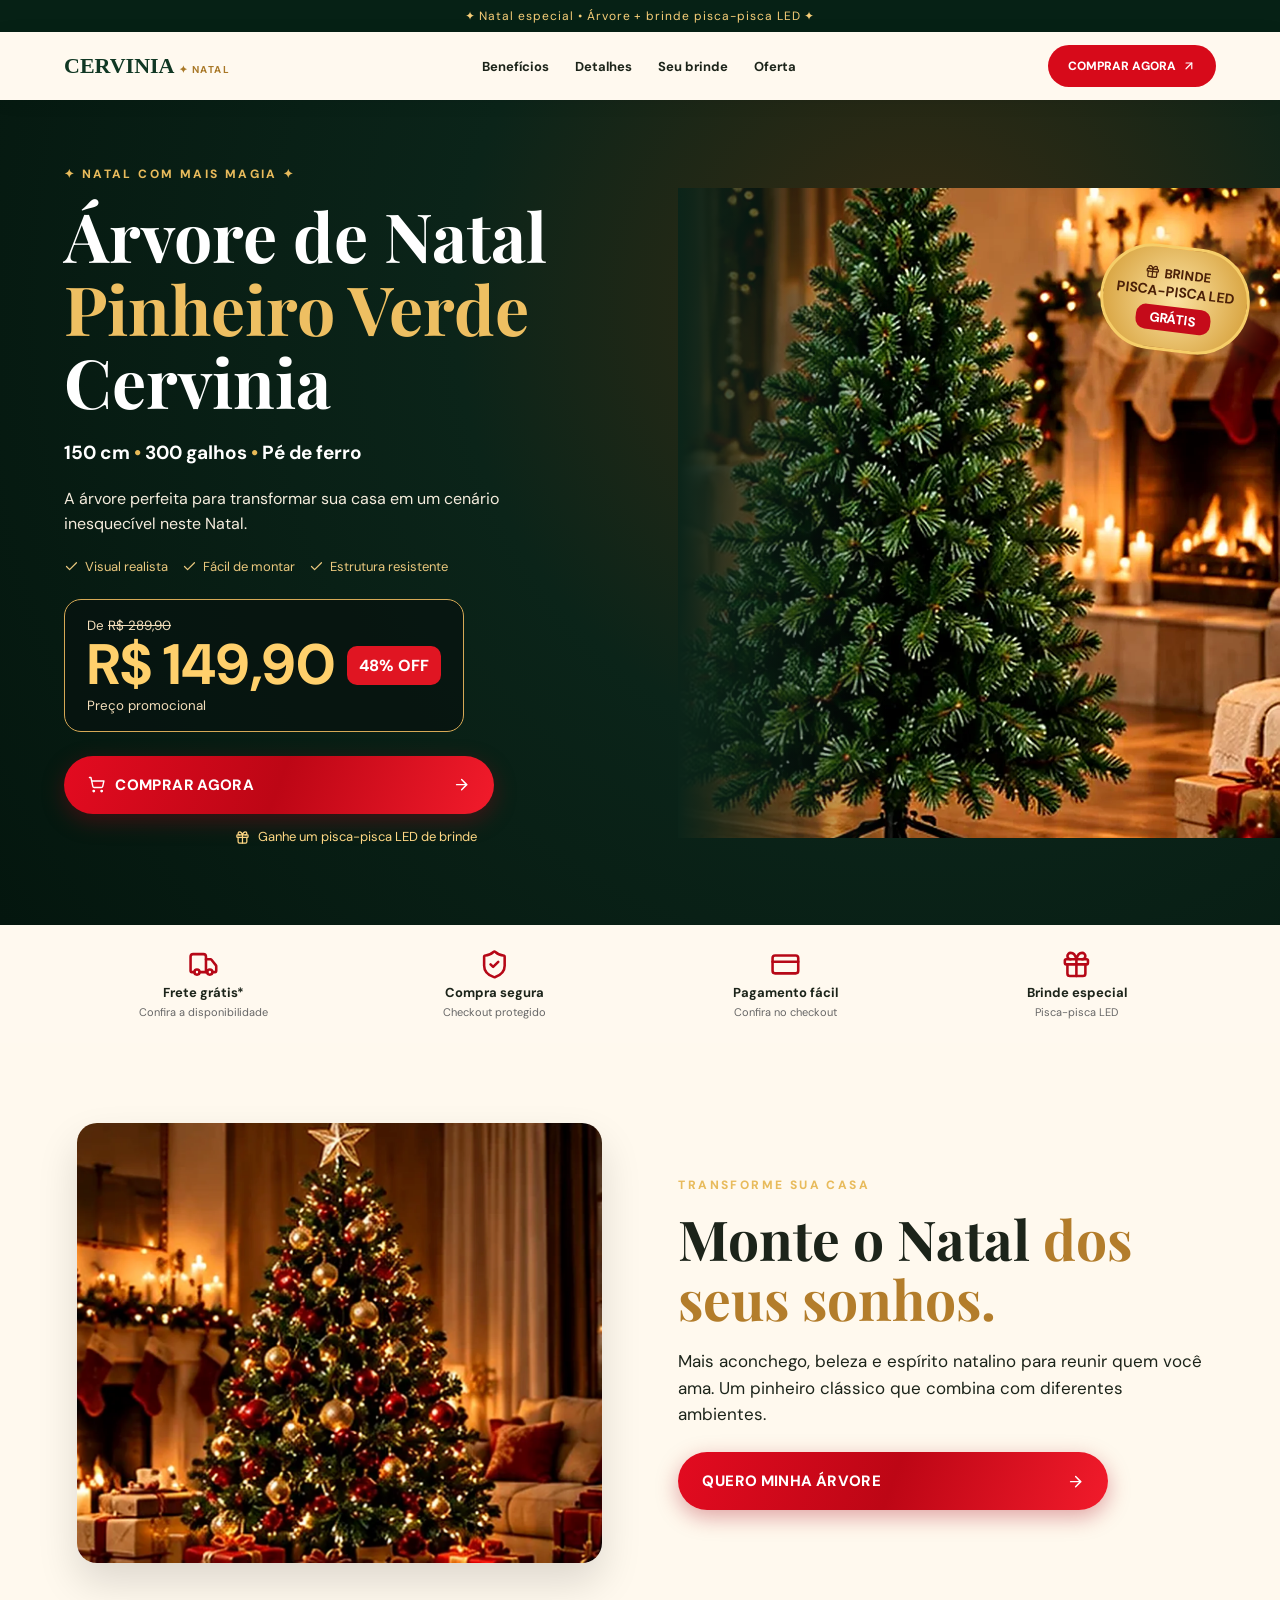
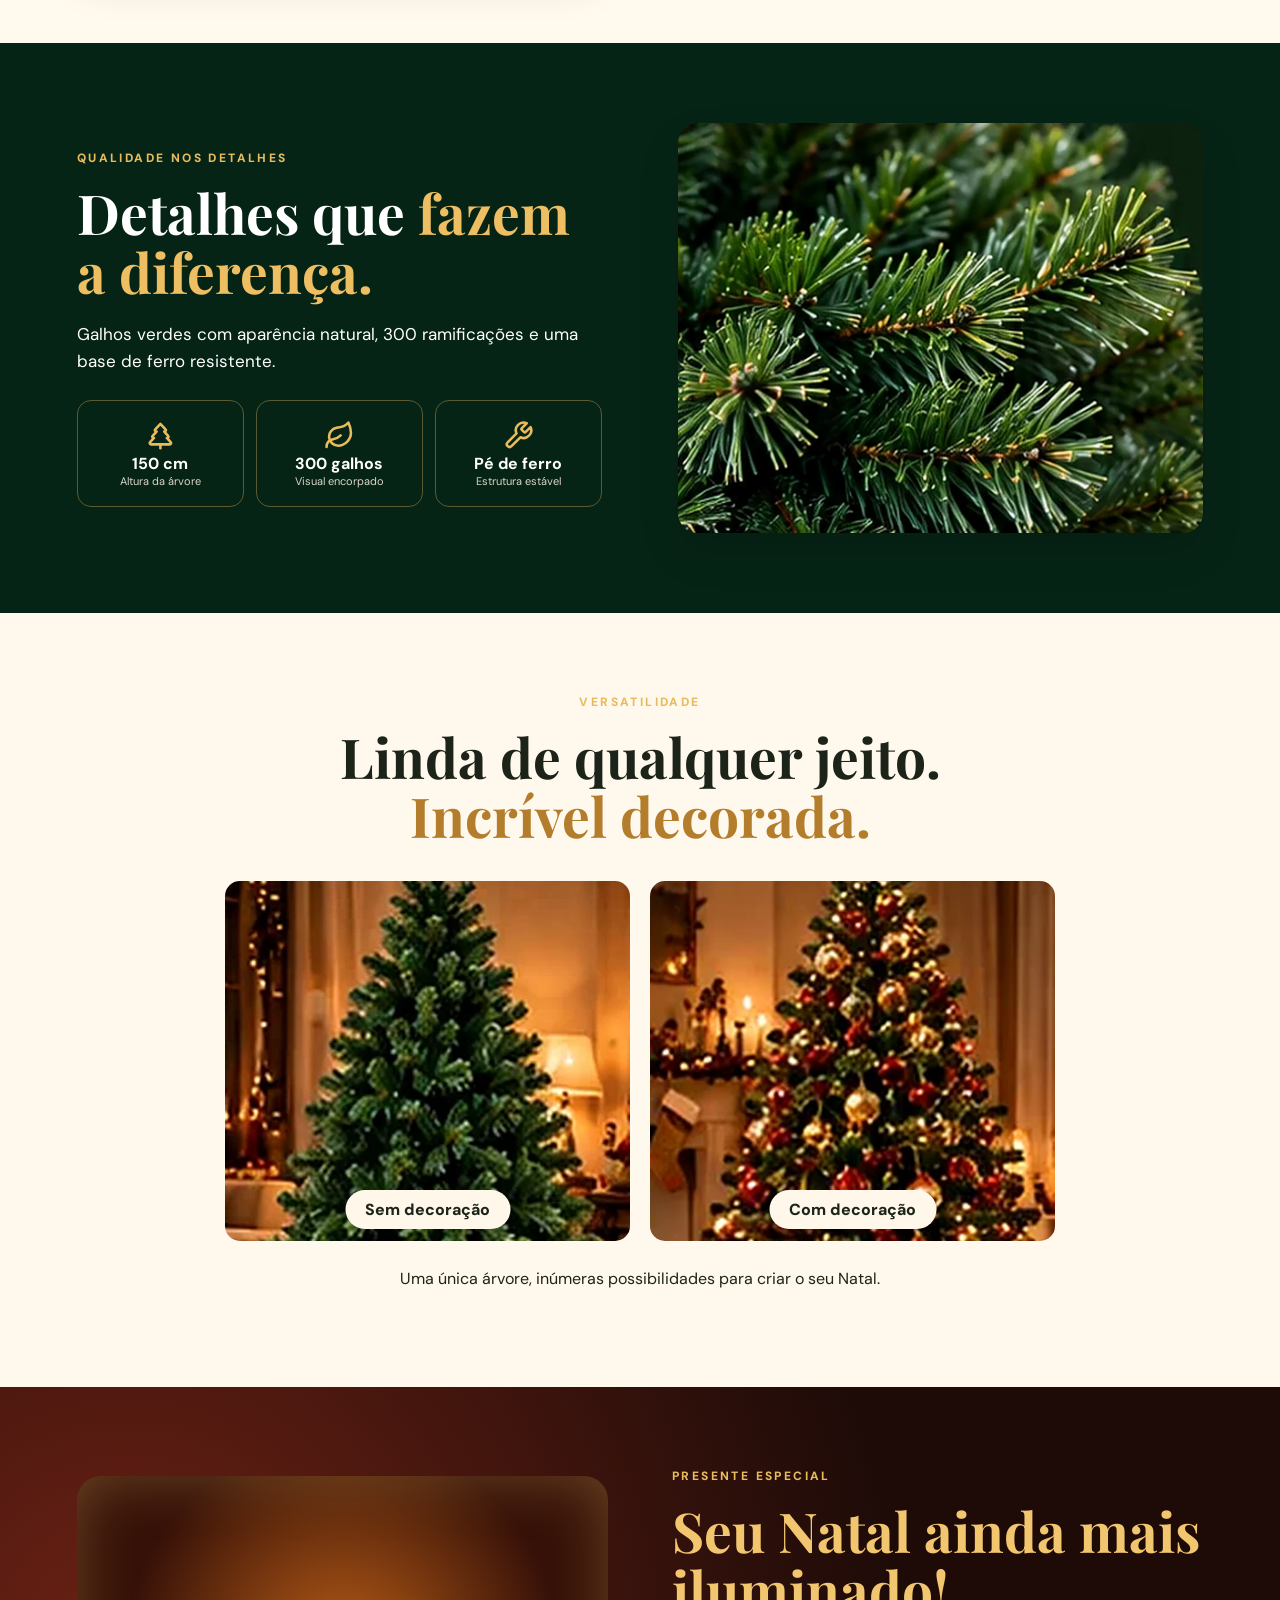
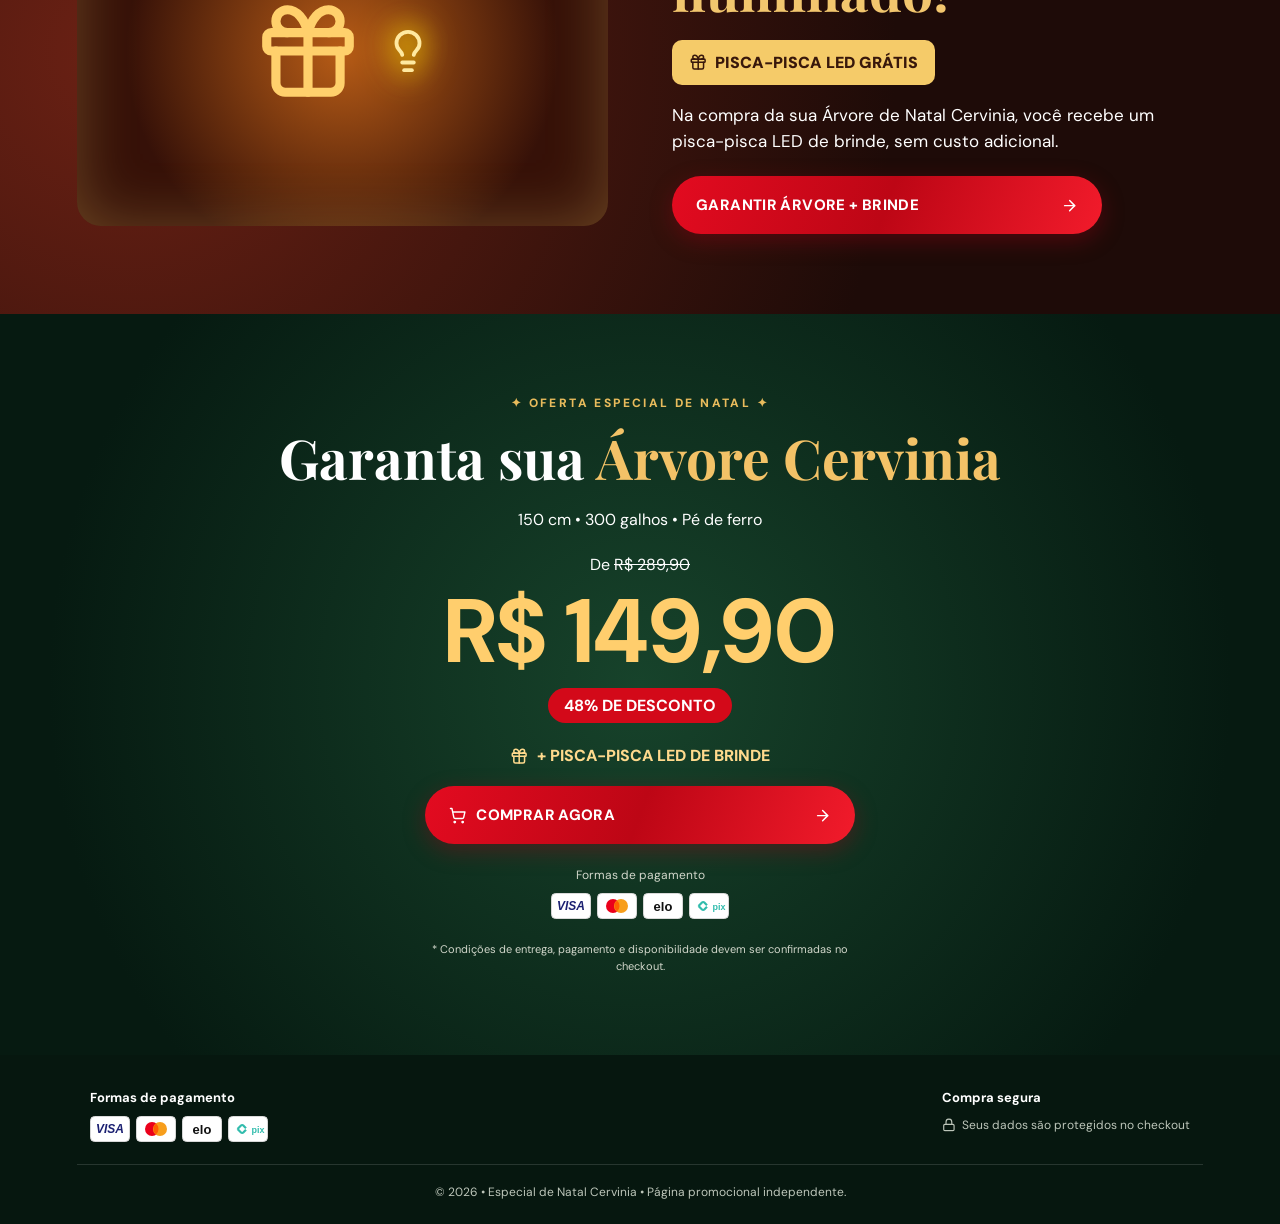
<file: index.html>
<!doctype html><html lang="pt-BR"><head><meta charset="utf-8"><meta name="viewport" content="width=device-width, initial-scale=1"><meta name="theme-color" content="#06170f"><meta name="description" content="Árvore de Natal Pinheiro Verde Cervinia 150 cm, 300 galhos e pé de ferro. Oferta R$149,90 com brinde pisca-pisca LED."><link rel="icon" href="data:image/svg+xml,%3Csvg xmlns=%27http://www.w3.org/2000/svg%27 viewBox=%270 0 100 100%27%3E%3Ctext y=%27.9em%27 font-size=%2790%27%3E🎄%3C/text%3E%3C/svg%3E"><meta property="og:title" content="Árvore de Natal Cervinia 150 cm | R$149,90 + brinde"><meta property="og:description" content="300 galhos, pé de ferro e pisca-pisca LED de brinde."><meta property="og:image" content="assets/hero.webp"><meta property="og:type" content="website"><title>Árvore de Natal Cervinia | Oferta Especial</title><link rel="preload" as="image" href="assets/hero.webp" type="image/webp"><link rel="preconnect" href="https://fonts.googleapis.com"><link rel="preconnect" href="https://fonts.gstatic.com" crossorigin><link href="https://fonts.googleapis.com/css2?family=DM+Sans:wght@400;500;600;700;800&family=Playfair+Display:wght@500;600;700&display=swap" rel="stylesheet"><link rel="stylesheet" href="style.css"><noscript><style>.reveal{opacity:1!important;transform:none!important}</style></noscript></head><body><svg xmlns="http://www.w3.org/2000/svg" style="display:none" aria-hidden="true"><symbol id="i-menu" viewBox="0 0 24 24" fill="none" stroke="currentColor" stroke-width="2" stroke-linecap="round" stroke-linejoin="round"><path d="M4 6h16M4 12h16M4 18h16"/></symbol><symbol id="i-x" viewBox="0 0 24 24" fill="none" stroke="currentColor" stroke-width="2" stroke-linecap="round" stroke-linejoin="round"><path d="M18 6 6 18M6 6l12 12"/></symbol><symbol id="i-arrow" viewBox="0 0 24 24" fill="none" stroke="currentColor" stroke-width="2" stroke-linecap="round" stroke-linejoin="round"><path d="M5 12h14"/><path d="m12 5 7 7-7 7"/></symbol><symbol id="i-up-right" viewBox="0 0 24 24" fill="none" stroke="currentColor" stroke-width="2" stroke-linecap="round" stroke-linejoin="round"><path d="M7 7h10v10"/><path d="M7 17 17 7"/></symbol><symbol id="i-cart" viewBox="0 0 24 24" fill="none" stroke="currentColor" stroke-width="2" stroke-linecap="round" stroke-linejoin="round"><circle cx="8" cy="21" r="1"/><circle cx="19" cy="21" r="1"/><path d="M2.05 2.05h2l2.66 12.42a2 2 0 0 0 2 1.58h9.78a2 2 0 0 0 1.95-1.57l1.65-7.43H5.12"/></symbol><symbol id="i-truck" viewBox="0 0 24 24" fill="none" stroke="currentColor" stroke-width="2" stroke-linecap="round" stroke-linejoin="round"><path d="M14 18V6a2 2 0 0 0-2-2H4a2 2 0 0 0-2 2v11a1 1 0 0 0 1 1h2"/><path d="M15 18H9"/><path d="M19 18h2a1 1 0 0 0 1-1v-3.65a1 1 0 0 0-.22-.624l-3.48-4.35A1 1 0 0 0 17.52 8H14"/><circle cx="17" cy="18" r="2"/><circle cx="7" cy="18" r="2"/></symbol><symbol id="i-shield" viewBox="0 0 24 24" fill="none" stroke="currentColor" stroke-width="2" stroke-linecap="round" stroke-linejoin="round"><path d="M20 13c0 5-3.5 7.5-7.66 8.95a1 1 0 0 1-.67-.01C7.5 20.5 4 18 4 13V6a1 1 0 0 1 1-1c2 0 4.5-1.2 6.24-2.72a1.17 1.17 0 0 1 1.52 0C14.51 3.81 17 5 19 5a1 1 0 0 1 1 1z"/><path d="m9 12 2 2 4-4"/></symbol><symbol id="i-card" viewBox="0 0 24 24" fill="none" stroke="currentColor" stroke-width="2" stroke-linecap="round" stroke-linejoin="round"><rect width="20" height="14" x="2" y="5" rx="2"/><path d="M2 10h20"/></symbol><symbol id="i-gift" viewBox="0 0 24 24" fill="none" stroke="currentColor" stroke-width="2" stroke-linecap="round" stroke-linejoin="round"><rect x="3" y="8" width="18" height="4" rx="1"/><path d="M12 8v13"/><path d="M19 12v7a2 2 0 0 1-2 2H7a2 2 0 0 1-2-2v-7"/><path d="M7.5 8a2.5 2.5 0 0 1 0-5A4.8 8 0 0 1 12 8a4.8 8 0 0 1 4.5-5 2.5 2.5 0 0 1 0 5"/></symbol><symbol id="i-tree" viewBox="0 0 24 24" fill="none" stroke="currentColor" stroke-width="2" stroke-linecap="round" stroke-linejoin="round"><path d="m17 14 3 3.3a1 1 0 0 1-.7 1.7H4.7a1 1 0 0 1-.7-1.7L7 14h-.3a1 1 0 0 1-.7-1.7L9 9h-.2A1 1 0 0 1 8 7.3L12 3l4 4.3a1 1 0 0 1-.8 1.7H15l3 3.3a1 1 0 0 1-.7 1.7H17Z"/><path d="M12 22v-3"/></symbol><symbol id="i-leaf" viewBox="0 0 24 24" fill="none" stroke="currentColor" stroke-width="2" stroke-linecap="round" stroke-linejoin="round"><path d="M11 20A7 7 0 0 1 9.8 6.1C15.5 5 17 4.48 19 2c1 2 2 4.18 2 8 0 5.5-4.78 10-10 10Z"/><path d="M2 21c0-3 1.85-5.36 5.08-6C9.5 14.52 12 13 13 12"/></symbol><symbol id="i-wrench" viewBox="0 0 24 24" fill="none" stroke="currentColor" stroke-width="2" stroke-linecap="round" stroke-linejoin="round"><path d="M14.7 6.3a1 1 0 0 0 0 1.4l1.6 1.6a1 1 0 0 0 1.4 0l3.77-3.77a6 6 0 0 1-7.94 7.94l-6.91 6.91a2.12 2.12 0 0 1-3-3l6.91-6.91a6 6 0 0 1 7.94-7.94l-3.76 3.76z"/></symbol><symbol id="i-bulb" viewBox="0 0 24 24" fill="none" stroke="currentColor" stroke-width="2" stroke-linecap="round" stroke-linejoin="round"><path d="M15 14c.2-1 .7-1.7 1.5-2.5 1-.9 1.5-2.2 1.5-3.5A6 6 0 0 0 6 8c0 1 .2 2.2 1.5 3.5.7.7 1.3 1.5 1.5 2.5"/><path d="M9 18h6"/><path d="M10 22h4"/></symbol><symbol id="i-check" viewBox="0 0 24 24" fill="none" stroke="currentColor" stroke-width="2" stroke-linecap="round" stroke-linejoin="round"><path d="M20 6 9 17l-5-5"/></symbol><symbol id="i-lock" viewBox="0 0 24 24" fill="none" stroke="currentColor" stroke-width="2" stroke-linecap="round" stroke-linejoin="round"><rect width="18" height="11" x="3" y="11" rx="2"/><path d="M7 11V7a5 5 0 0 1 10 0v4"/></symbol></svg>
<div class="topline">✦ Natal especial • Árvore + brinde pisca-pisca LED ✦</div>
<header class="header"><a href="#inicio" class="logo">CERVINIA <span>✦ NATAL</span></a><nav id="nav"><a href="#beneficios">Benefícios</a><a href="#detalhes">Detalhes</a><a href="#brinde">Seu brinde</a><a href="#oferta">Oferta</a></nav><button class="menu" aria-label="Abrir menu" aria-expanded="false"><svg class="ic" aria-hidden="true"><use href="#i-menu"/></svg></button><a class="headcta" href="checkout.html">COMPRAR AGORA <svg class="ic" aria-hidden="true"><use href="#i-up-right"/></svg></a></header>
<main><section class="hero" id="inicio"><div class="sparkles" aria-hidden="true"></div><div class="hero-inner"><div class="hero-copy reveal"><p class="eyebrow">✦ NATAL COM MAIS MAGIA ✦</p><h1>Árvore de Natal <em>Pinheiro Verde</em> Cervinia</h1><p class="spec">150 cm <span>•</span> 300 galhos <span>•</span> Pé de ferro</p><p class="intro">A árvore perfeita para transformar sua casa em um cenário inesquecível neste Natal.</p><div class="mini-features"><span><svg class="ic" aria-hidden="true"><use href="#i-check"/></svg> Visual realista</span><span><svg class="ic" aria-hidden="true"><use href="#i-check"/></svg> Fácil de montar</span><span><svg class="ic" aria-hidden="true"><use href="#i-check"/></svg> Estrutura resistente</span></div><div class="offer-card"><div><small>De <s>R$ 289,90</s></small><strong>R$ 149,90</strong><small>Preço promocional</small></div><span class="discount">48% OFF</span></div><a href="checkout.html" class="cta glow"><svg class="ic" aria-hidden="true"><use href="#i-cart"/></svg> COMPRAR AGORA <span><svg class="ic" aria-hidden="true"><use href="#i-arrow"/></svg></span></a><p class="gift-note"><svg class="ic" aria-hidden="true"><use href="#i-gift"/></svg> Ganhe um pisca-pisca LED de brinde</p></div><div class="hero-image"><img fetchpriority="high" decoding="async" src="assets/hero.webp" width="1176" height="1695" alt="Árvore de Natal Cervinia verde montada em sala decorada"><div class="gift-bubble"><span><svg class="ic" aria-hidden="true"><use href="#i-gift"/></svg> BRINDE</span><strong>PISCA-PISCA LED</strong><small>GRÁTIS</small></div></div></div></section>
<section class="trust" id="beneficios"><div><svg class="ic big" aria-hidden="true"><use href="#i-truck"/></svg><strong>Frete grátis*</strong><small>Confira a disponibilidade</small></div><div><svg class="ic big" aria-hidden="true"><use href="#i-shield"/></svg><strong>Compra segura</strong><small>Checkout protegido</small></div><div><svg class="ic big" aria-hidden="true"><use href="#i-card"/></svg><strong>Pagamento fácil</strong><small>Confira no checkout</small></div><div><svg class="ic big" aria-hidden="true"><use href="#i-gift"/></svg><strong>Brinde especial</strong><small>Pisca-pisca LED</small></div></section>
<section class="dream section"><div class="photo reveal"><img loading="lazy" decoding="async" src="assets/decorada.webp" width="1110" height="900" alt="Árvore Cervinia decorada com enfeites e luzes"></div><div class="content reveal"><p class="eyebrow">TRANSFORME SUA CASA</p><h2>Monte o Natal <em>dos seus sonhos.</em></h2><p>Mais aconchego, beleza e espírito natalino para reunir quem você ama. Um pinheiro clássico que combina com diferentes ambientes.</p><a class="cta" href="checkout.html">QUERO MINHA ÁRVORE <span><svg class="ic" aria-hidden="true"><use href="#i-arrow"/></svg></span></a></div></section>
<section class="features section dark" id="detalhes"><div class="content reveal"><p class="eyebrow">QUALIDADE NOS DETALHES</p><h2>Detalhes que <em>fazem a diferença.</em></h2><p>Galhos verdes com aparência natural, 300 ramificações e uma base de ferro resistente.</p><div class="feature-grid"><div><span><svg class="ic big" aria-hidden="true"><use href="#i-tree"/></svg></span><b>150 cm</b><small>Altura da árvore</small></div><div><span><svg class="ic big" aria-hidden="true"><use href="#i-leaf"/></svg></span><b>300 galhos</b><small>Visual encorpado</small></div><div><span><svg class="ic big" aria-hidden="true"><use href="#i-wrench"/></svg></span><b>Pé de ferro</b><small>Estrutura estável</small></div></div></div><div class="photo reveal"><img loading="lazy" decoding="async" src="assets/galhos.webp" width="1161" height="900" alt="Detalhe dos galhos verdes da árvore"></div></section>
<section class="comparison section"><p class="eyebrow">VERSATILIDADE</p><h2>Linda de qualquer jeito. <em>Incrível decorada.</em></h2><div class="compare-grid"><figure class="reveal"><img loading="lazy" decoding="async" src="assets/antes.webp" width="486" height="579" alt="Árvore verde sem enfeites"><figcaption>Sem decoração</figcaption></figure><figure class="reveal"><img loading="lazy" decoding="async" src="assets/depois.webp" width="474" height="579" alt="Árvore iluminada com decoração natalina"><figcaption>Com decoração</figcaption></figure></div><p class="compare-desc">Uma única árvore, inúmeras possibilidades para criar o seu Natal.</p></section>
<section class="gift section" id="brinde"><div class="gift-visual reveal"><span class="gift-emoji"><svg class="ic" aria-hidden="true"><use href="#i-gift"/></svg></span><span class="light-emoji"><svg class="ic" aria-hidden="true"><use href="#i-bulb"/></svg></span></div><div class="content reveal"><p class="eyebrow">PRESENTE ESPECIAL</p><h2>Seu Natal ainda mais iluminado!</h2><div class="gift-tag"><svg class="ic" aria-hidden="true"><use href="#i-gift"/></svg> PISCA-PISCA LED GRÁTIS</div><p>Na compra da sua Árvore de Natal Cervinia, você recebe um pisca-pisca LED de brinde, sem custo adicional.</p><a href="checkout.html" class="cta glow">GARANTIR ÁRVORE + BRINDE <span><svg class="ic" aria-hidden="true"><use href="#i-arrow"/></svg></span></a></div></section>
<section class="final section" id="oferta"><p class="eyebrow">✦ OFERTA ESPECIAL DE NATAL ✦</p><h2>Garanta sua <em>Árvore Cervinia</em></h2><p>150 cm • 300 galhos • Pé de ferro</p><div class="final-price"><span>De <s>R$ 289,90</s></span><strong>R$ 149,90</strong><b>48% DE DESCONTO</b></div><div class="bonus"><svg class="ic" aria-hidden="true"><use href="#i-gift"/></svg> + PISCA-PISCA LED DE BRINDE</div><a class="cta glow final-button" id="checkout" href="checkout.html" aria-label="Comprar árvore de Natal Cervinia"><svg class="ic" aria-hidden="true"><use href="#i-cart"/></svg> COMPRAR AGORA <span><svg class="ic" aria-hidden="true"><use href="#i-arrow"/></svg></span></a><p class="pay-title">Formas de pagamento</p><div class="pay center" aria-label="Formas de pagamento"><img src="assets/pay/visa.svg" alt="Visa" width="40" height="26" loading="lazy"><img src="assets/pay/mastercard.svg" alt="Mastercard" width="40" height="26" loading="lazy"><img src="assets/pay/elo.svg" alt="Elo" width="40" height="26" loading="lazy"><img src="assets/pay/pix.svg" alt="Pix" width="40" height="26" loading="lazy"></div><p class="disclaimer">* Condições de entrega, pagamento e disponibilidade devem ser confirmadas no checkout.</p></section></main>
<footer><div class="foot-in"><div><strong>Formas de pagamento</strong><div class="pay" aria-label="Formas de pagamento"><img src="assets/pay/visa.svg" alt="Visa" width="40" height="26" loading="lazy"><img src="assets/pay/mastercard.svg" alt="Mastercard" width="40" height="26" loading="lazy"><img src="assets/pay/elo.svg" alt="Elo" width="40" height="26" loading="lazy"><img src="assets/pay/pix.svg" alt="Pix" width="40" height="26" loading="lazy"></div></div><div><strong>Compra segura</strong><p class="seg"><svg class="ic" aria-hidden="true"><use href="#i-lock"/></svg> Seus dados são protegidos no checkout</p></div></div><p class="copy">© 2026 • Especial de Natal Cervinia <span>•</span> Página promocional independente.</p></footer><div class="mobile-sticky"><div><small>De <s>R$ 289,90</s></small><strong>R$ 149,90</strong></div><a href="checkout.html" class="cta glow">COMPRAR AGORA <svg class="ic" aria-hidden="true"><use href="#i-arrow"/></svg></a></div><script src="script.js"></script></body></html>
</file>
<file: style.css>
*{box-sizing:border-box}html{scroll-behavior:smooth;scroll-padding-top:85px}body{margin:0;background:#fff9ee;color:#1c241a;font-family:'DM Sans',sans-serif}a{text-decoration:none;color:inherit}img{display:block;width:100%;height:100%;object-fit:cover}h1,h2{font-family:'Playfair Display',Georgia,serif;line-height:1.08;margin:0 0 20px}h1{font-size:clamp(2.6rem,5.3vw,5.3rem)}h2{font-size:clamp(2.1rem,4.3vw,4.4rem)}em{color:#eebf62;font-style:normal}p{line-height:1.55}.topline{background:#062115;color:#f7ce78;text-align:center;padding:8px 10px;font-size:12px;letter-spacing:.08em}.header{height:68px;position:sticky;top:0;z-index:30;background:#fff9ef;display:flex;align-items:center;justify-content:space-between;padding:0 max(22px,5vw);box-shadow:0 2px 18px #0001}.logo{font-family:Georgia,serif;font-size:22px;color:#103723;font-weight:700}.logo span{font:700 10px 'DM Sans',sans-serif;color:#a97827;letter-spacing:.15em}.header nav{display:flex;gap:26px;font-size:13px;font-weight:700}.header nav a:hover{color:#b4863b}.headcta{background:#d70a1a;color:white;border-radius:100px;padding:13px 20px;font-size:12px;font-weight:800}.menu{display:none;border:0;background:none;font-size:25px}.hero{background:radial-gradient(circle at 72% 25%,#3a2c12 0,#0b2419 42%,#04160e 100%);color:white;overflow:hidden;position:relative}.hero-inner{max-width:1320px;margin:auto;display:grid;grid-template-columns:53% 47%;min-height:650px;align-items:center}.hero-copy{padding:65px 30px 65px max(28px,5vw);position:relative;z-index:2}.eyebrow{color:#e8bb5c;letter-spacing:.2em;font-size:12px;font-weight:800;margin:0 0 15px}.spec{font-size:19px;font-weight:700}.spec span{color:#e9bb57}.intro{max-width:500px;color:#f5ecdd}.mini-features{display:flex;flex-wrap:wrap;gap:14px;color:#eac87e;font-size:13px;margin:22px 0}.offer-card{border:1px solid #d6a956;background:#07130fcc;border-radius:17px;padding:17px 22px;display:flex;justify-content:space-between;align-items:center;max-width:400px;margin:24px 0}.offer-card small{display:block;color:#f4dfbb}.offer-card strong{display:block;color:#ffd06c;font-size:clamp(36px,5vw,57px);line-height:1.1}.discount{background:#e01522;color:#fff;font-weight:800;padding:9px 12px;border-radius:10px;white-space:nowrap}.cta{display:flex;align-items:center;justify-content:center;gap:14px;min-height:58px;padding:16px 24px;border-radius:50px;background:linear-gradient(110deg,#e30b20,#bd0615,#f21b2b);color:white;font-weight:800;font-size:15px;letter-spacing:.025em;text-align:center;box-shadow:0 7px 22px #a5001859;transition:transform .25s,box-shadow .25s;max-width:430px}.cta:hover{transform:translateY(-3px) scale(1.02);box-shadow:0 10px 30px #f11233a1}.cta:active{transform:scale(.97)}.cta span{margin-left:auto}.glow{animation:pulse 2.4s ease-in-out infinite}@keyframes pulse{0%,100%{box-shadow:0 0 0 0 #f3132855,0 7px 20px #a0001755}50%{box-shadow:0 0 0 7px #f3132800,0 0 25px #ff38499e}}.gift-note{font-size:13px;color:#ffd784}.hero-image{height:650px;position:relative}.hero-image:before{content:'';position:absolute;inset:0;background:linear-gradient(90deg,#0b2419 0,transparent 35%);z-index:1;pointer-events:none}.hero-image img{object-position:center}.gift-bubble{position:absolute;right:5%;top:9%;z-index:2;border:3px solid #f6ce69;background:radial-gradient(circle,#fbe2a2,#d39a31);color:#4b2008;display:flex;flex-direction:column;align-items:center;text-align:center;padding:17px 12px;border-radius:100px;width:150px;box-shadow:0 0 35px #ffc95977;transform:rotate(7deg)}.gift-bubble strong{font-size:14px}.gift-bubble small{background:#c50b1a;color:white;border-radius:10px;padding:4px 14px;margin-top:6px;font-weight:800}.trust{display:grid;grid-template-columns:repeat(4,1fr);padding:24px max(20px,5vw);gap:12px;background:#fff9ef}.trust>div{display:flex;align-items:center;flex-direction:column;text-align:center;gap:4px;font-size:25px}.trust strong{font-size:13px}.trust small{font-size:11px;color:#666}.section{padding:80px max(22px,6vw)}.dream,.features{display:grid;grid-template-columns:1fr 1fr;gap:6vw;align-items:center}.photo{height:440px;overflow:hidden;border-radius:20px;box-shadow:0 20px 40px #0002}.content{max-width:560px}.content p:not(.eyebrow){font-size:17px}.dream h2 em,.comparison em{color:#b37d2b}.dream .cta{margin-top:25px}.dark{background:#062416;color:white}.features .photo{height:410px}.feature-grid{display:grid;grid-template-columns:repeat(3,1fr);gap:12px;margin-top:26px}.feature-grid>div{border:1px solid #d8ac5e66;border-radius:14px;padding:18px 8px;text-align:center}.feature-grid span{display:block;font-size:26px}.feature-grid b,.feature-grid small{display:block}.feature-grid small{font-size:11px;color:#dbd6c8}.comparison{text-align:center;background:#fff8ed}.comparison h2{max-width:750px;margin:0 auto 35px}.compare-grid{display:grid;grid-template-columns:1fr 1fr;gap:20px;max-width:830px;margin:auto}.compare-grid figure{margin:0;position:relative;height:360px;border-radius:15px;overflow:hidden}.compare-grid figcaption{position:absolute;bottom:12px;left:50%;transform:translateX(-50%);background:#fff7e9;border-radius:30px;padding:9px 20px;white-space:nowrap;font-weight:800}.compare-desc{margin-top:26px}.gift{background:radial-gradient(circle at 10% 50%,#6c2114,#1e0b08 65%);color:white;display:grid;grid-template-columns:1fr 1fr;gap:5vw;align-items:center}.gift h2{color:#f2c66e}.gift-visual{height:350px;border-radius:24px;background:radial-gradient(circle,#b75c16,#361108 68%);display:flex;flex-direction:column;justify-content:center;align-items:center;box-shadow:inset 0 0 60px #ffd46e44}.light-string{font-size:30px;color:#ffdd7c;animation:twinkle 1.8s infinite alternate}.gift-emoji{font-size:120px}.light-emoji{font-size:50px;filter:drop-shadow(0 0 14px gold)}@keyframes twinkle{to{opacity:.4}}.gift-tag{display:inline-block;background:#f5cb69;color:#38180b;font-weight:900;padding:12px 17px;border-radius:10px}.gift .cta{margin-top:22px}.final{text-align:center;background:radial-gradient(circle at center,#17432b,#061a11 80%);color:white}.final h2 em{color:#f3c267}.final-price{display:flex;align-items:center;flex-direction:column;gap:7px;margin:22px auto}.final-price strong{font-size:clamp(50px,9vw,90px);color:#ffce6d;line-height:1.1}.final-price b{background:#d30919;border-radius:20px;padding:7px 16px}.bonus{color:#ffda8d;font-weight:800;margin:20px}.final-button{margin:20px auto}.disclaimer{font-size:11px;color:#d2d7cb;max-width:450px;margin:22px auto 0}footer{background:#06170f;color:#bdc6ba;padding:24px;text-align:center;font-size:12px}.mobile-sticky{display:none}.reveal{opacity:0;transform:translateY(24px);transition:opacity .7s ease,transform .7s ease}.reveal.visible{opacity:1;transform:none}@media(max-width:800px){.header{height:58px;padding:0 17px}.logo{font-size:19px}.headcta{display:none}.menu{display:block}.header nav{display:none;position:absolute;top:58px;left:0;right:0;background:#fff9ef;padding:22px;flex-direction:column;box-shadow:0 12px 15px #0002}.header nav.open{display:flex}.hero-inner{display:flex;flex-direction:column-reverse}.hero-image{width:100%;height:380px}.hero-image:before{background:linear-gradient(0deg,#0b2419,transparent 45%)}.hero-image img{object-position:center 35%}.gift-bubble{width:120px;right:12px;top:15px;font-size:12px}.gift-bubble strong{font-size:12px}.hero-copy{padding:10px 22px 35px;width:100%}h1{font-size:clamp(36px,9vw,53px)}h2{font-size:clamp(32px,8vw,45px)}.intro{font-size:15px}.spec{font-size:16px}.offer-card{margin:20px 0}.trust{grid-template-columns:repeat(2,1fr);padding:24px 14px;gap:22px}.section{padding:50px 22px}.dream,.features,.gift{grid-template-columns:1fr;gap:28px}.dream .photo{height:340px}.features .photo{height:280px;grid-row:1}.feature-grid{gap:6px}.feature-grid>div{padding:12px 5px}.feature-grid b{font-size:12px}.compare-grid{gap:10px}.compare-grid figure{height:260px}.compare-grid figcaption{font-size:11px;padding:7px 10px}.gift-visual{height:240px}.gift-emoji{font-size:85px}.gift .content{padding:0}.final{padding-bottom:50px}.mobile-sticky{display:flex;position:fixed;z-index:50;bottom:0;left:0;right:0;background:#fff9ef;box-shadow:0 -6px 25px #0003;padding:10px 13px;align-items:center;gap:12px}.mobile-sticky>div{min-width:105px}.mobile-sticky small{display:block;font-size:10px;color:#555}.mobile-sticky strong{display:block;font-size:20px;color:#b60817}.mobile-sticky .cta{flex:1;min-height:47px;padding:12px 10px;font-size:12px;white-space:nowrap}}@media(max-width:390px){.hero-image{height:330px}.mini-features{gap:8px;font-size:11px}.feature-grid{grid-template-columns:1fr 1fr}.gift-bubble{width:100px}.compare-grid figure{height:210px}}@media(prefers-reduced-motion:reduce){*,*:before,*:after{animation:none!important;transition:none!important;scroll-behavior:auto!important}.reveal{opacity:1;transform:none}}a:focus-visible,button:focus-visible{outline:3px solid #f6ce69;outline-offset:3px}.ic{width:1.15em;height:1.15em;flex:none;vertical-align:-.2em;stroke:currentColor;fill:none}.ic.big{width:1.1em;height:1.1em;font-size:28px}.trust .ic.big{color:#b60817}.feature-grid .ic.big{color:#e8bb5c}.menu{color:#103723;padding:6px;line-height:0}.menu .ic{width:26px;height:26px}.headcta{display:inline-flex;align-items:center;gap:6px}.cta .ic,.gift-tag .ic,.bonus .ic,.gift-note .ic,.gift-bubble .ic,.mini-features .ic{vertical-align:-.2em}.cta{gap:10px}.cta span{display:inline-flex}.mini-features span{display:inline-flex;align-items:center;gap:6px}.gift-note,.bonus,.gift-tag{display:flex;align-items:center;justify-content:center;gap:8px}.gift-tag{display:inline-flex}.gift-bubble span{display:flex;align-items:center;gap:5px;font-weight:800;font-size:13px}.gift-emoji .ic{width:110px;height:110px;color:#ffd06c;stroke-width:1.5}.light-emoji .ic{width:46px;height:46px;color:#ffe9a0;filter:drop-shadow(0 0 14px gold)}.gift-emoji,.light-emoji{display:flex}.gift-visual{flex-direction:row;gap:22px}
.pay{display:flex;flex-wrap:wrap;gap:6px;margin-top:10px}.pay.center{justify-content:center;margin:8px auto 0}.pay img{width:40px;height:26px;border-radius:4px;object-fit:contain}.pay-title{font-size:12px;color:#d2d7cb;margin:22px 0 0}
footer{text-align:left;padding:34px max(22px,6vw) 22px}.foot-in{display:flex;flex-wrap:wrap;gap:30px 70px;justify-content:space-between;max-width:1100px;margin:0 auto 22px}.foot-in strong{display:block;color:#fff;font-size:13px;margin-bottom:4px}.seg{display:flex;align-items:center;gap:6px;margin:10px 0 0;font-size:12px}.copy{text-align:center;margin:0;border-top:1px solid #ffffff22;padding-top:18px}
@media(max-width:800px){footer{padding-bottom:96px}.gift-emoji .ic{width:80px;height:80px}.ic.big{font-size:26px}}
@media(max-width:800px){.headcta{display:none}}
</file>
